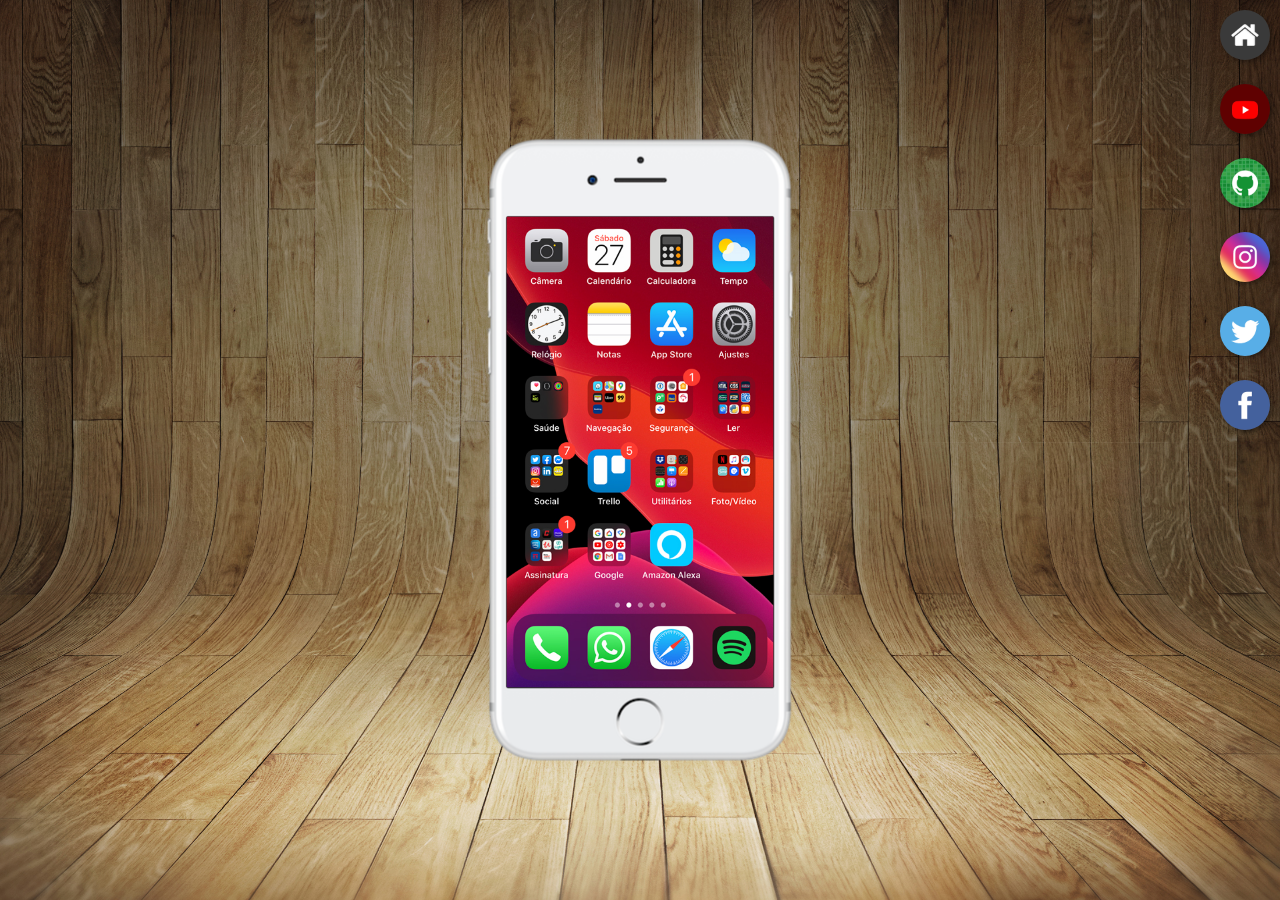
<file: index.html>
<!DOCTYPE html>
<html lang="pt-br">

<head>
    <meta charset="UTF-8">
    <meta name="viewport" content="width=device-width, initial-scale=1.0">
    <link rel="shortcut icon" href="favicon.ico" type="image/x-icon">
    <link rel="stylesheet" href="estilos/style.css">
    <title>Projeto Redes Sociais</title>
</head>

<body>
    <main>
        <section id="telefone">
            <iframe name="tela" id="tela" src="home.html" frameborder="0">
                Seu navegador não tem suporte para isso.
            </iframe>
        </section>

        <section id="redes-sociais">
            <a href="home.html" target="tela"><img src="imagens/logo-home.jpg" alt="Home"></a><br>
            <a href="youtube.html" target="tela"><img src="imagens/logo-youtube.jpg" alt="YouTube"></a><br>
            <a href="github.html" target="tela"><img src="imagens/logo-github.jpg" alt="Github"></a><br>
            <a href="instagram.html" target="tela"><img src="imagens/logo-instagram.jpg" alt="Instagram"></a><br>
            <a href="twitter.html" target="tela"><img src="imagens/logo-twitter.jpg" alt="X"></a><br>
            <a href="facebook.html" target="tela"><img src="imagens/logo-facebook.jpg" alt="Facebook"></a>
        </section>
    </main>
</body>

</html>
</file>
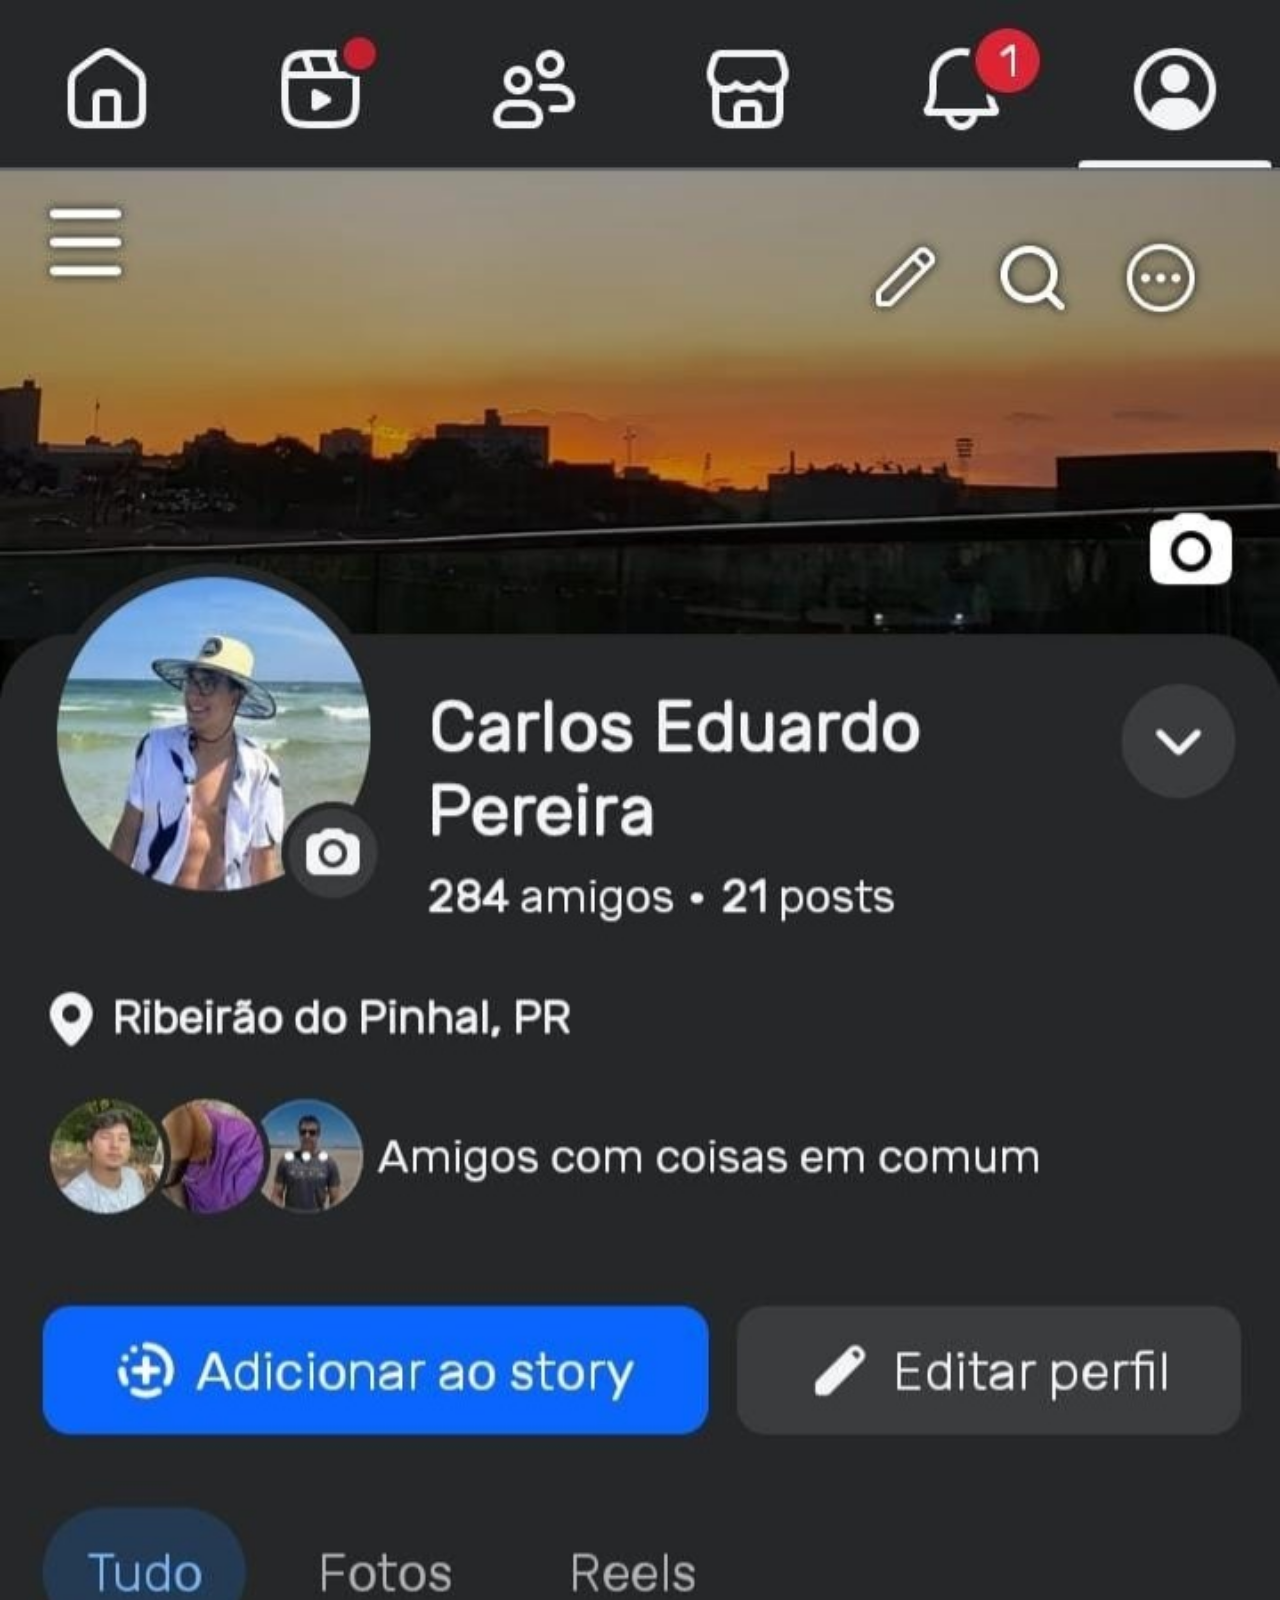
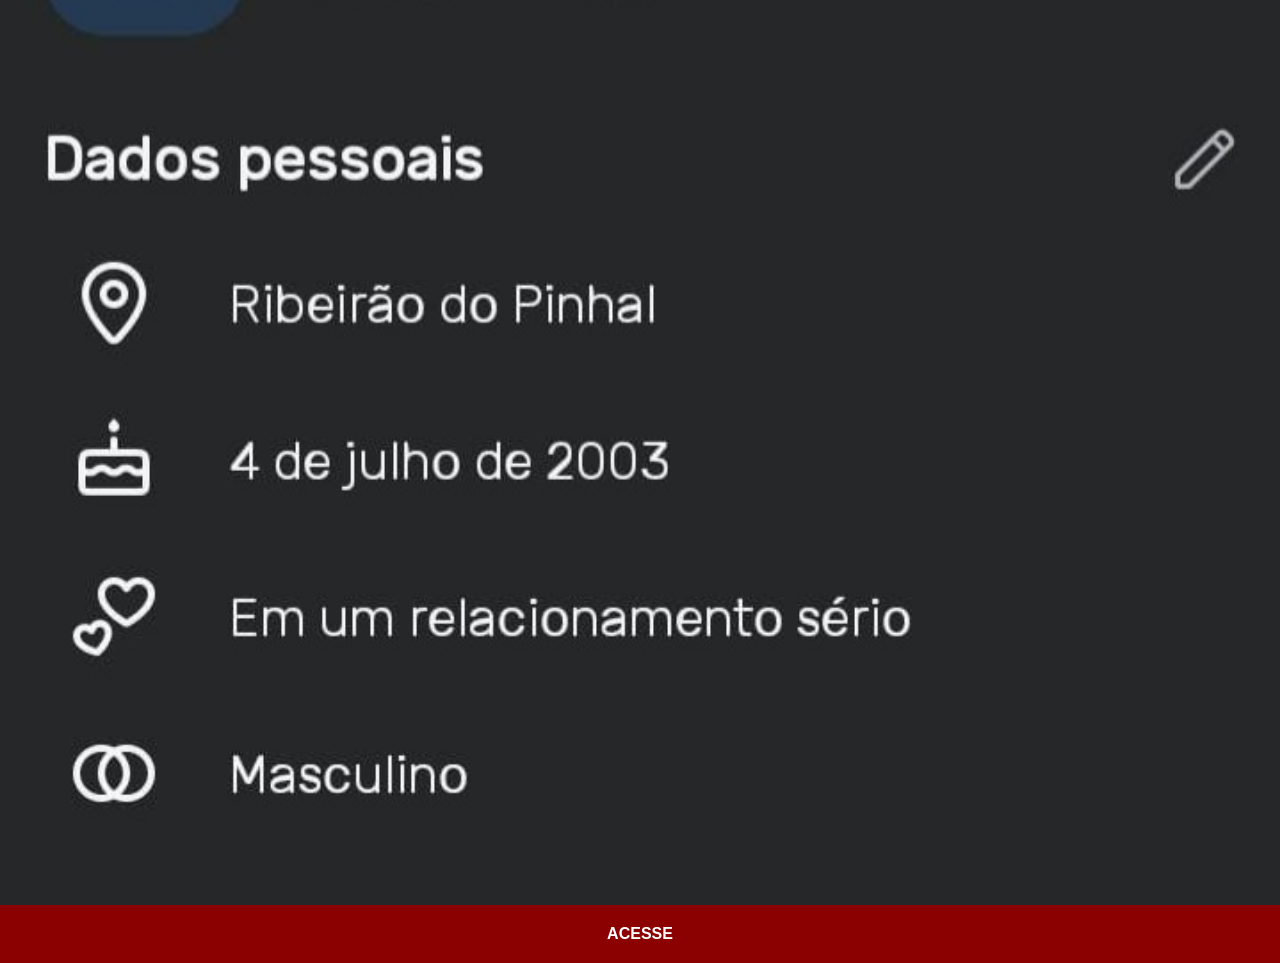
<file: facebook.html>
<!DOCTYPE html>
<html lang="pt-br">
<head>
    <meta charset="UTF-8">
    <meta name="viewport" content="width=device-width, initial-scale=1.0">
    <title>Facebook</title>
    <link rel="stylesheet" href="estilos/social.css">
</head>
<body>
    <img src="imagens/tela-facebook.jpeg" alt="Facebook">
    <a href="https://www.facebook.com/carloseduardo.pereira.73157203/" target="_blank">ACESSE</a>
</body>
</html>
</file>
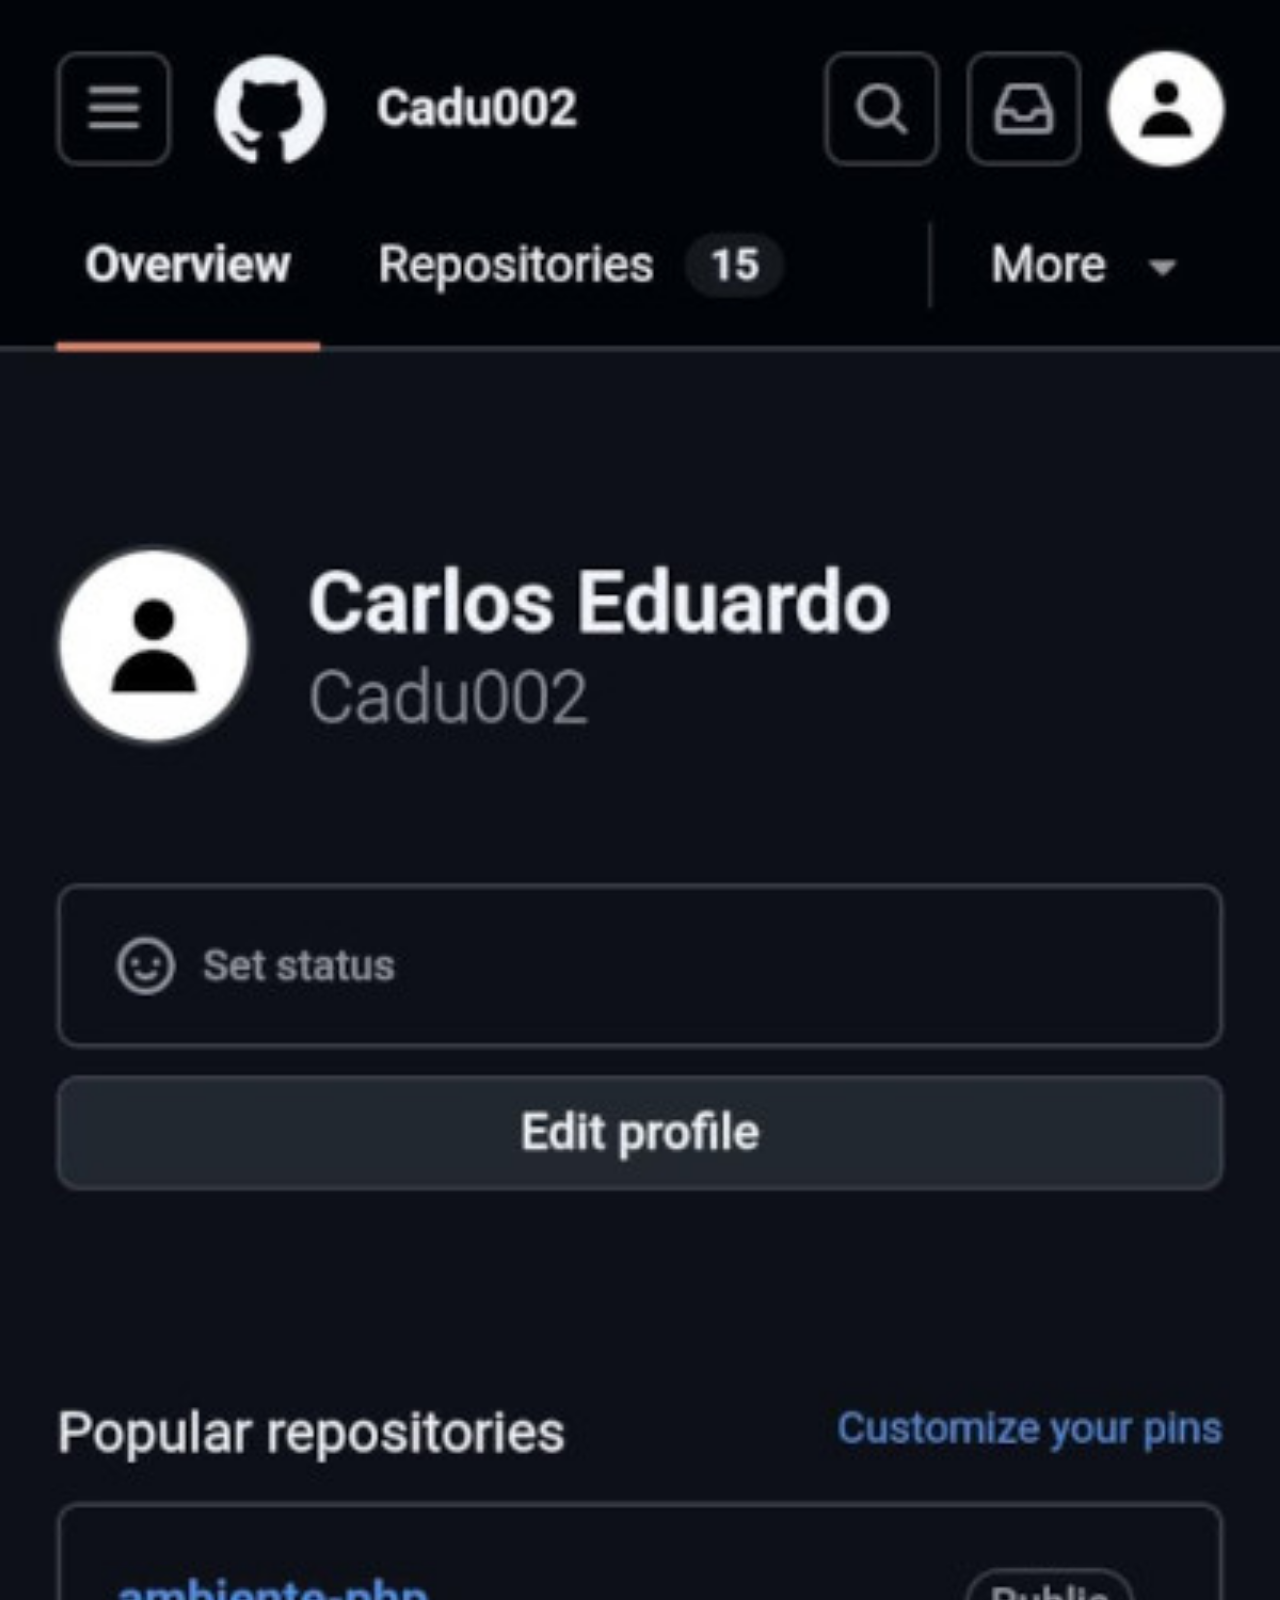
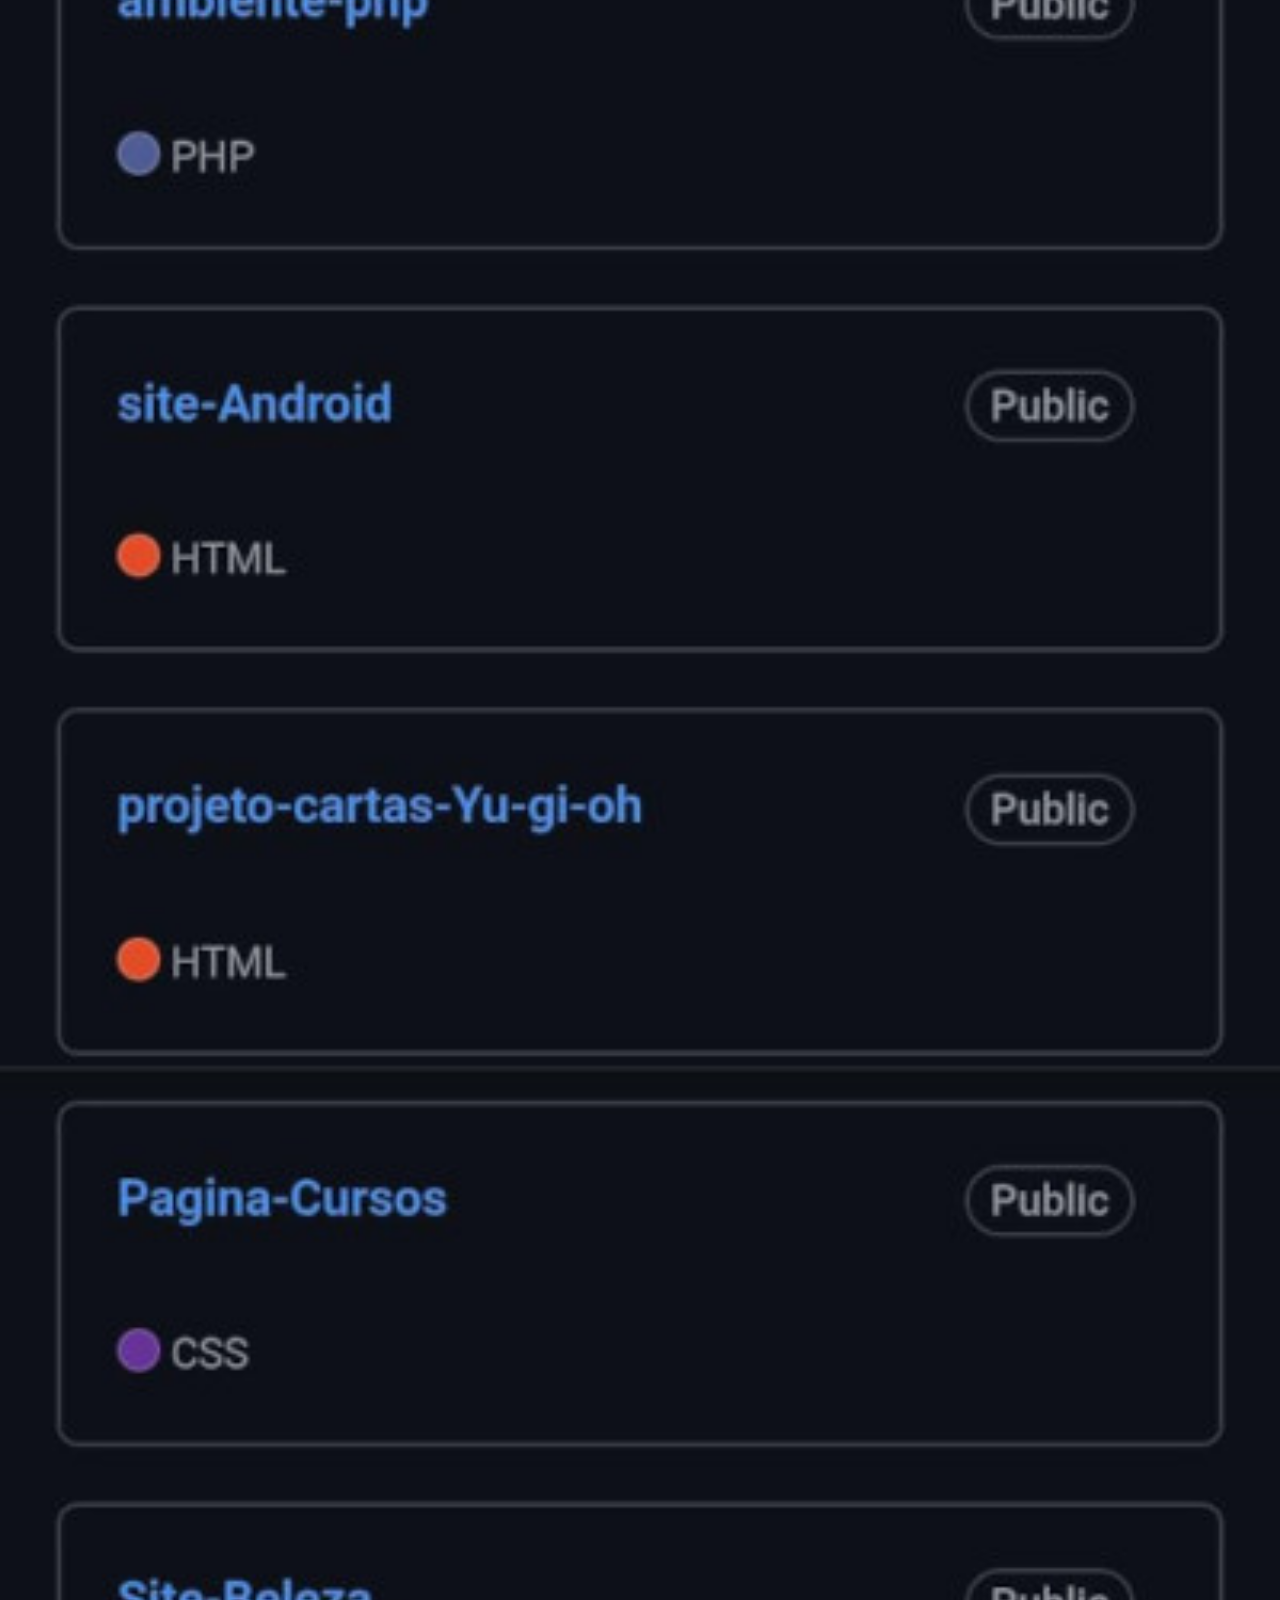
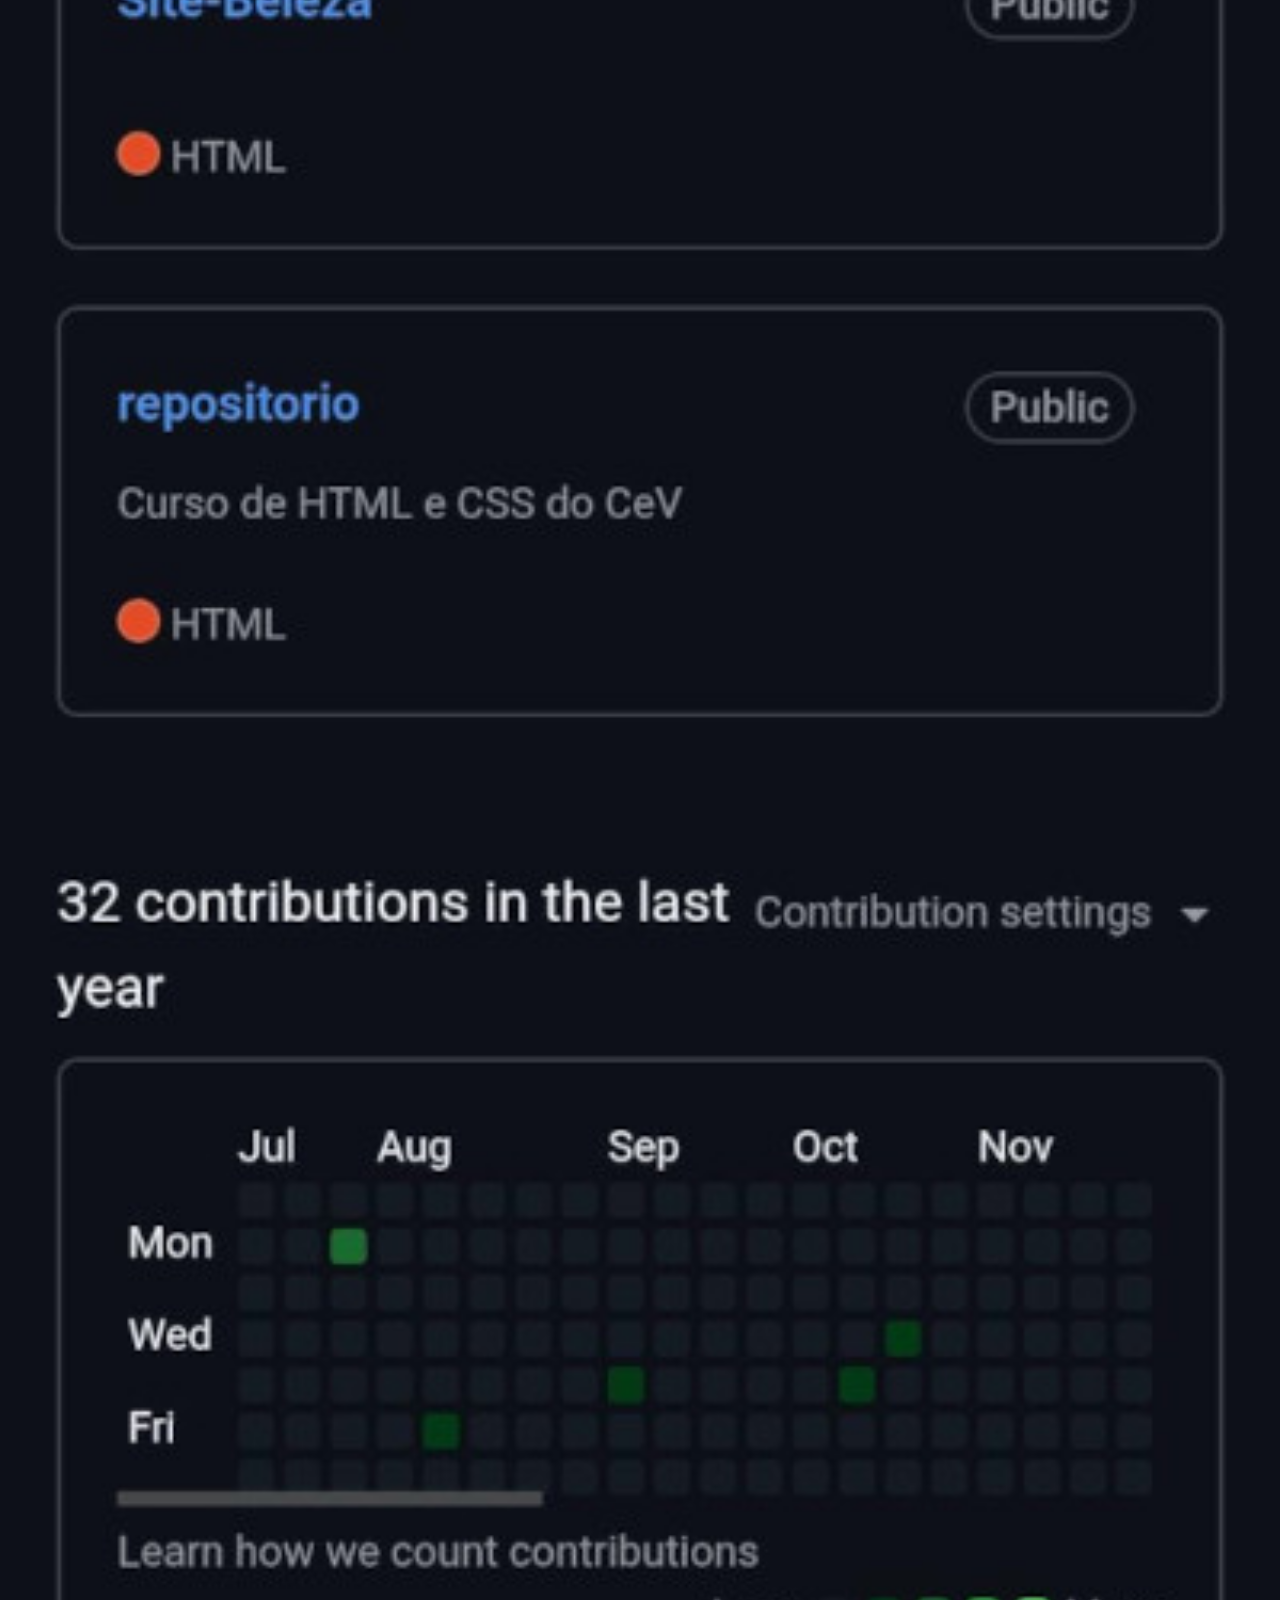
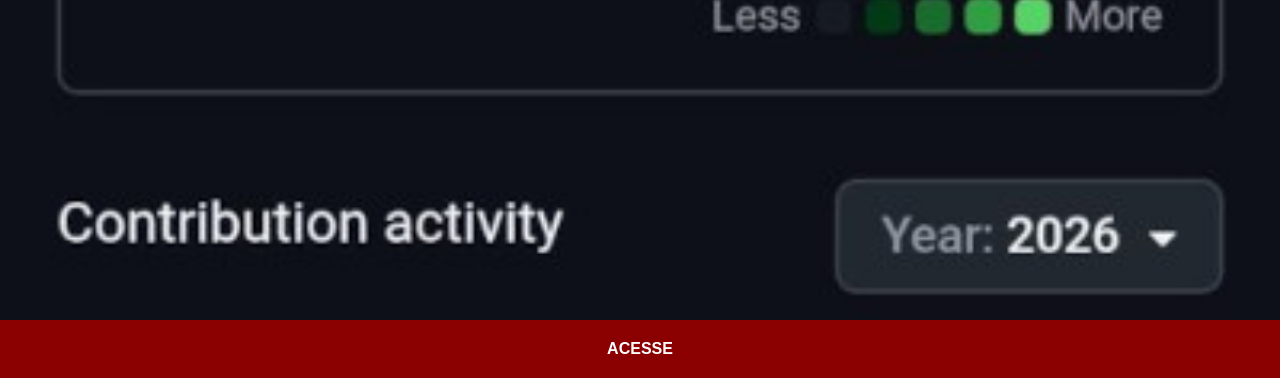
<file: github.html>
<!DOCTYPE html>
<html lang="pr-bt">
<head>
    <meta charset="UTF-8">
    <meta name="viewport" content="width=device-width, initial-scale=1.0">
    <title>Github</title>
    <link rel="stylesheet" href="estilos/social.css">
</head>
<body>
    <img src="imagens/tela-github.jpeg" alt="Github">
    <a href="https://github.com/Cadu002" target="_blank">ACESSE</a>
</body>
</html>
</file>
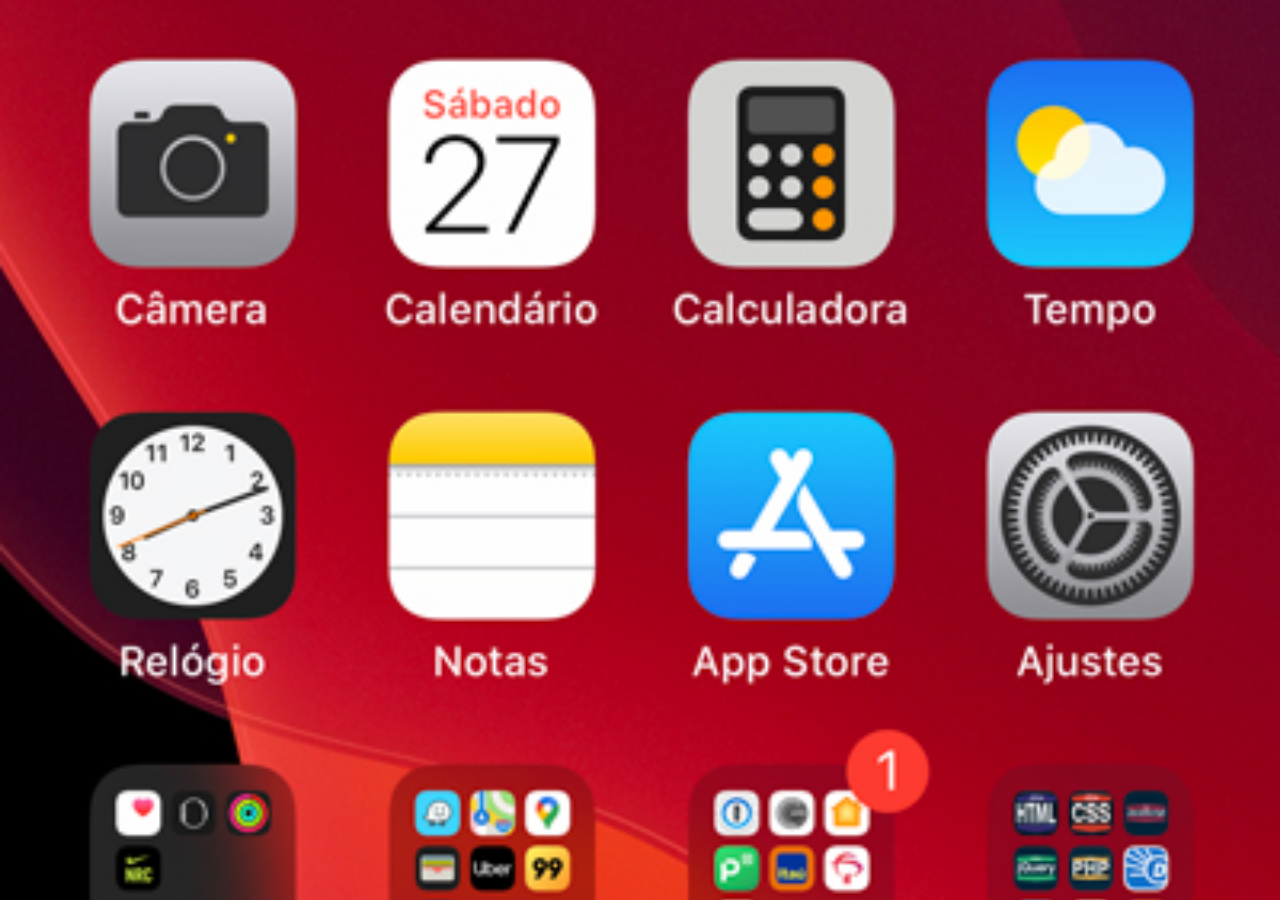
<file: home.html>
<!DOCTYPE html>
<html lang="pt-br">
<head>
    <meta charset="UTF-8">
    <meta name="viewport" content="width=device-width, initial-scale=1.0">
    <title>Home</title>
</head>
<style>
    *{
        margin: 0px;
        padding: 0px;
    }

    body{
        width: 100vw;
        height: 100vh;
        background: black url(imagens/tela-home.jpg) no-repeat top center;
        background-size: cover;
    }
</style>
<body>
    
</body>
</html>
</file>
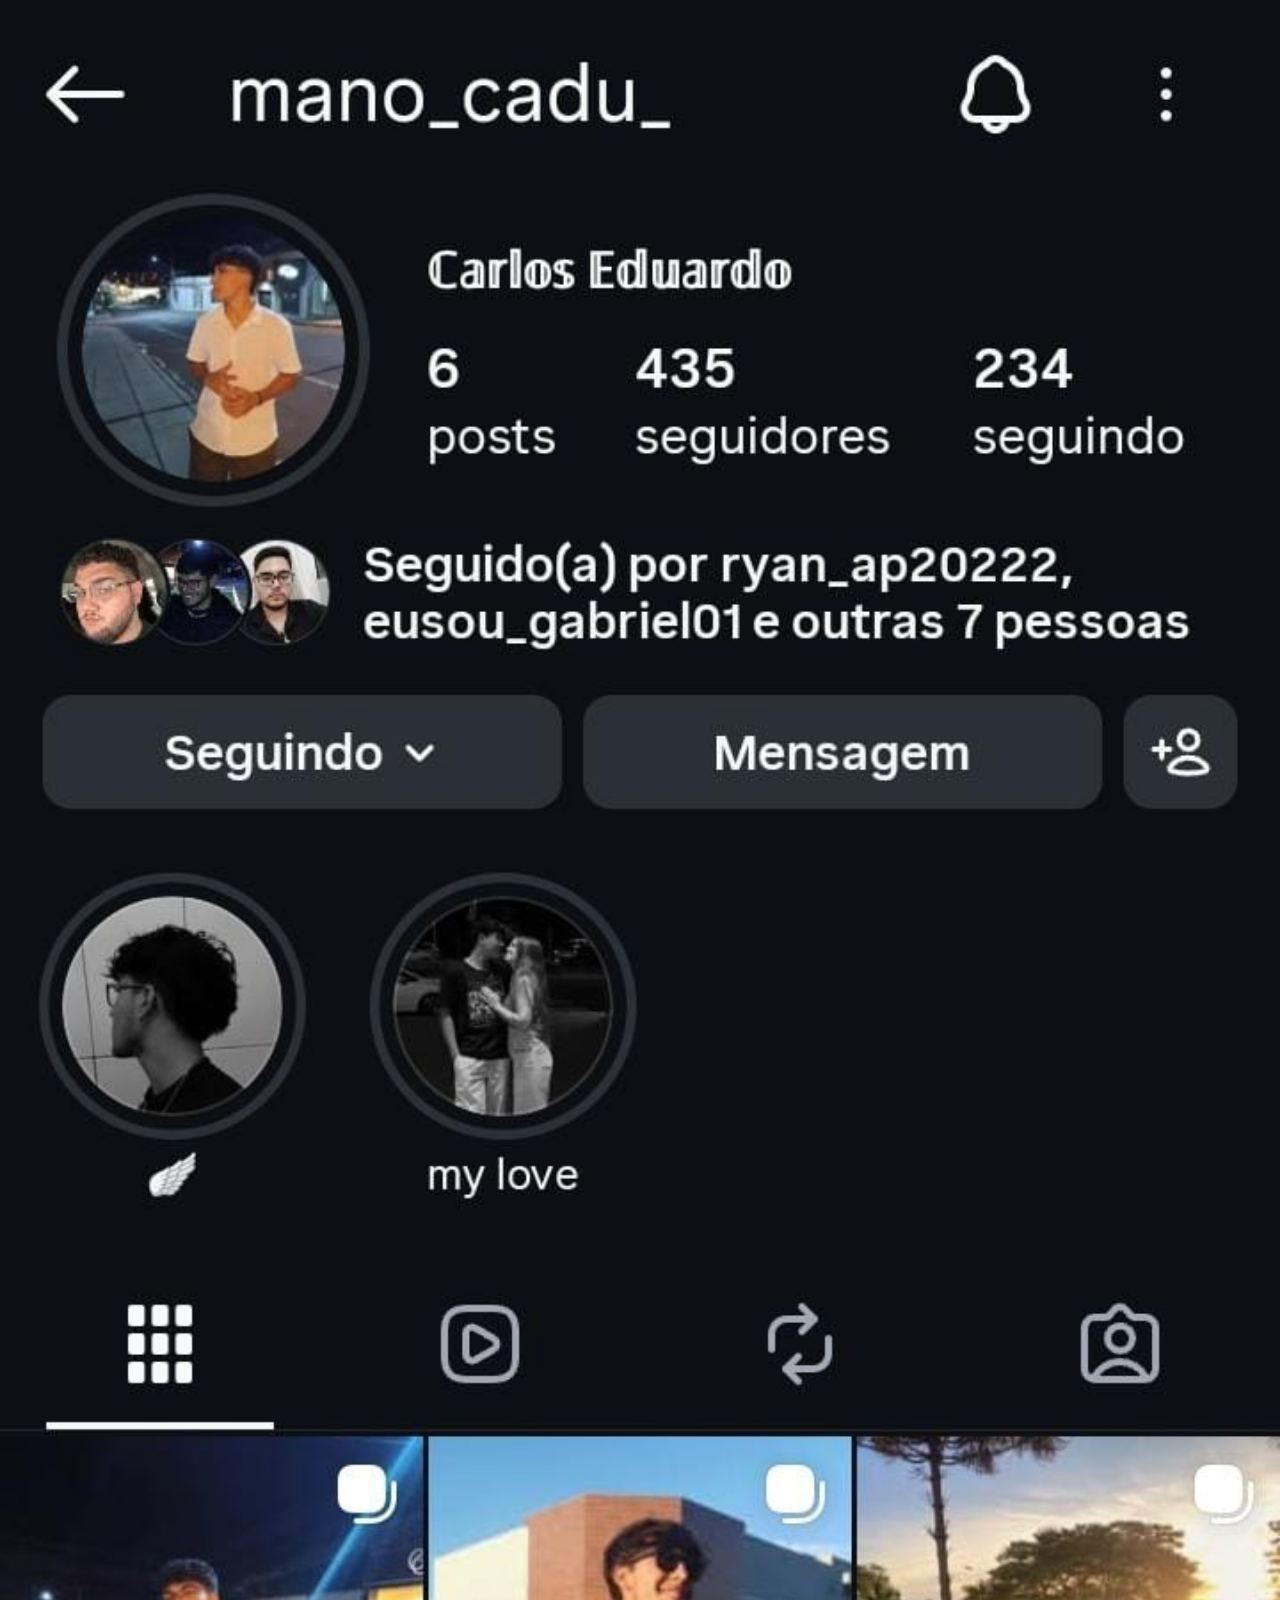
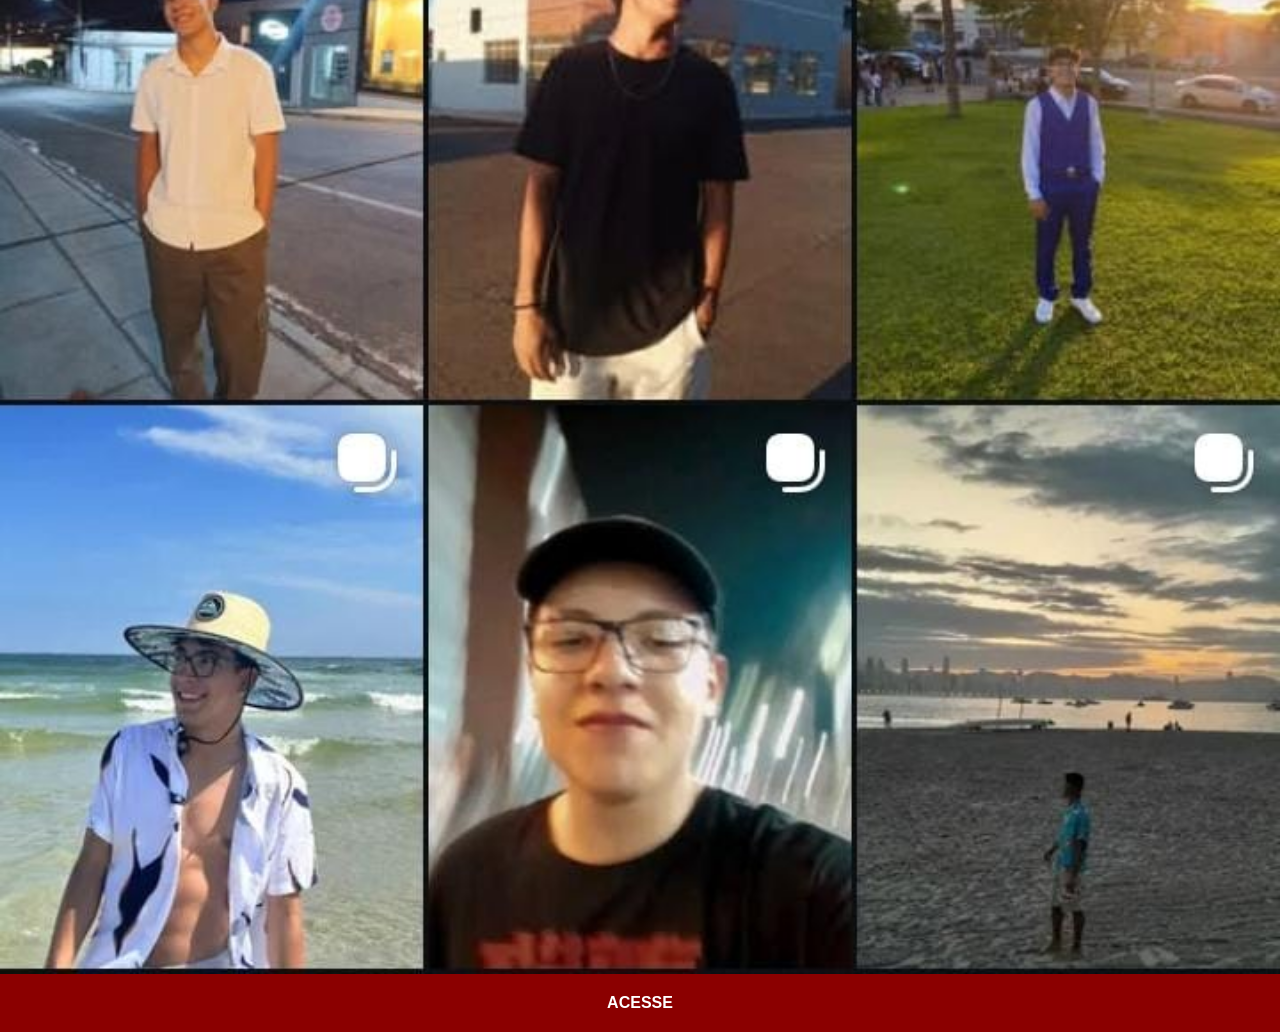
<file: instagram.html>
<!DOCTYPE html>
<html lang="pt-br">
<head>
    <meta charset="UTF-8">
    <meta name="viewport" content="width=device-width, initial-scale=1.0">
    <title>Instagram</title>
    <link rel="stylesheet" href="estilos/social.css">
</head>
<body>
    <img src="imagens/tela-insta.jpeg" alt="Instagram">
    <a href="https://www.instagram.com/mano_cadu_/" target="_blank">ACESSE</a>
</body>
</html>
</file>
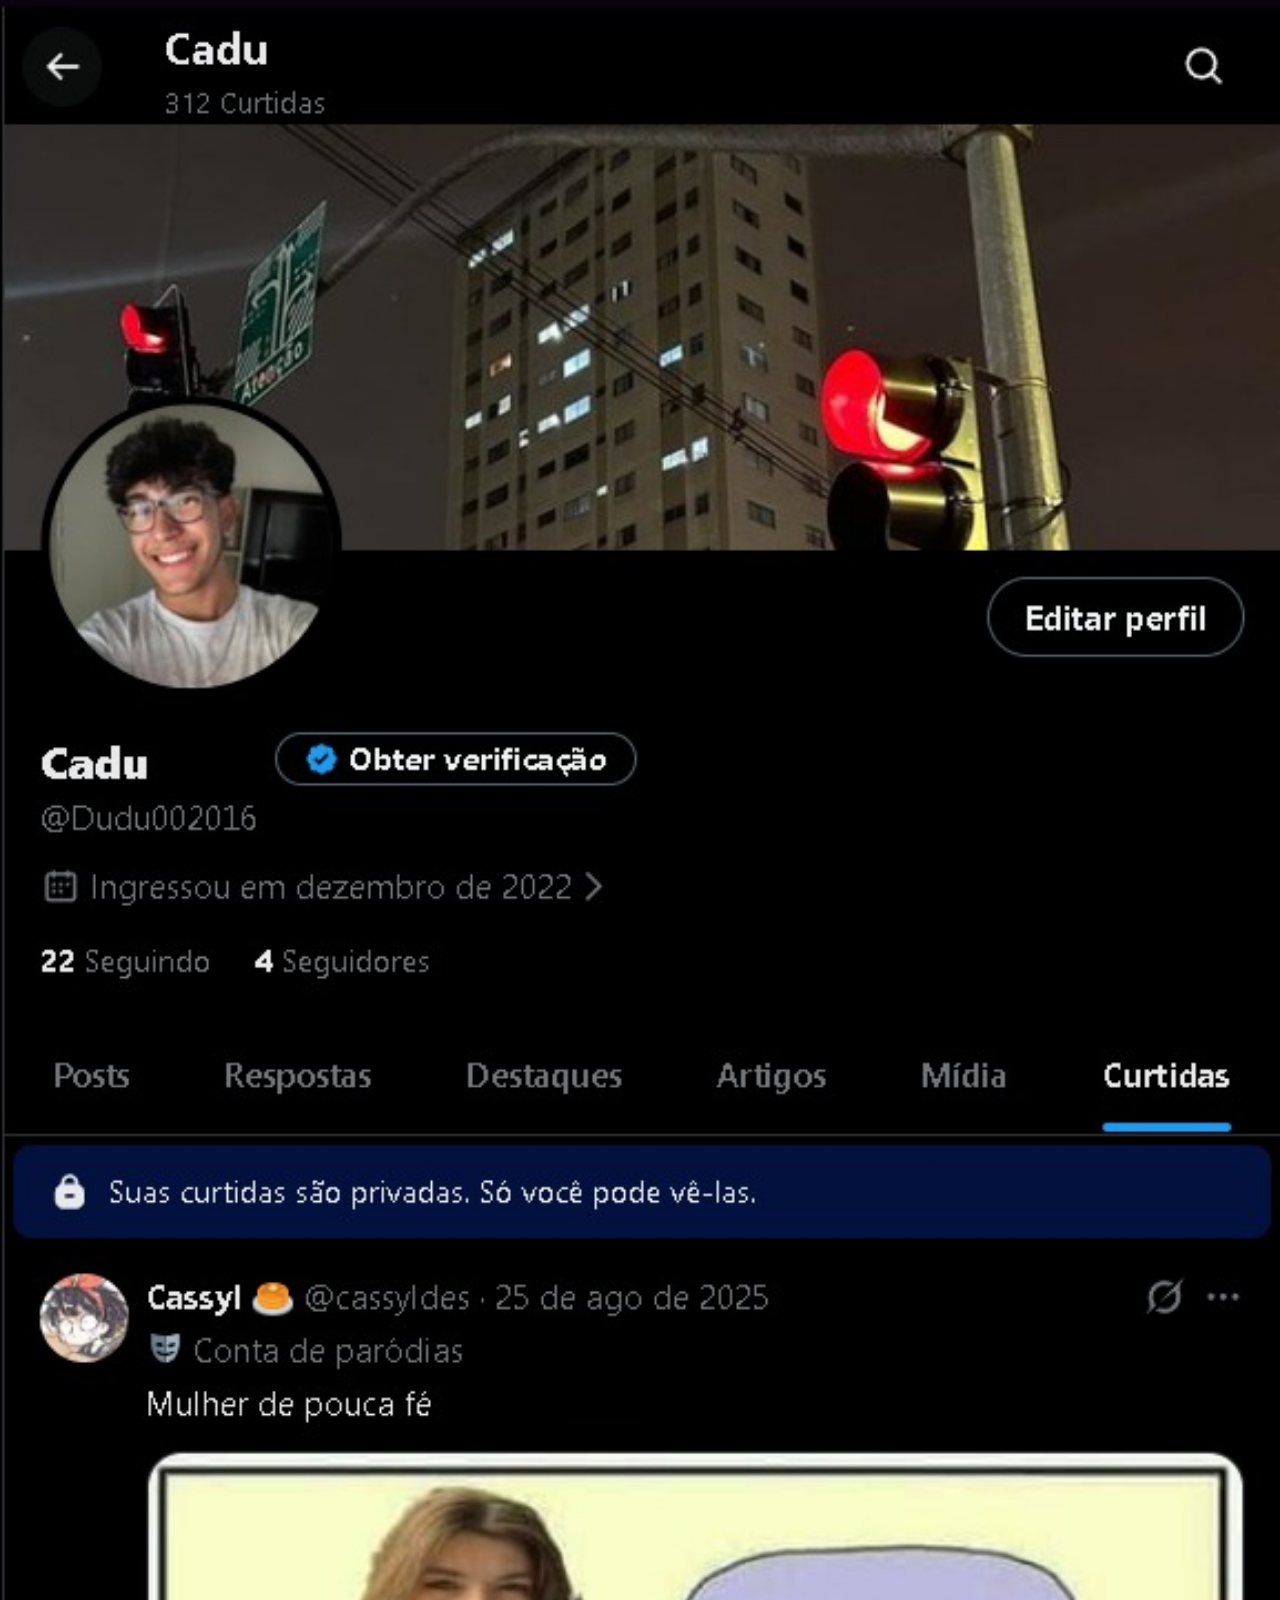
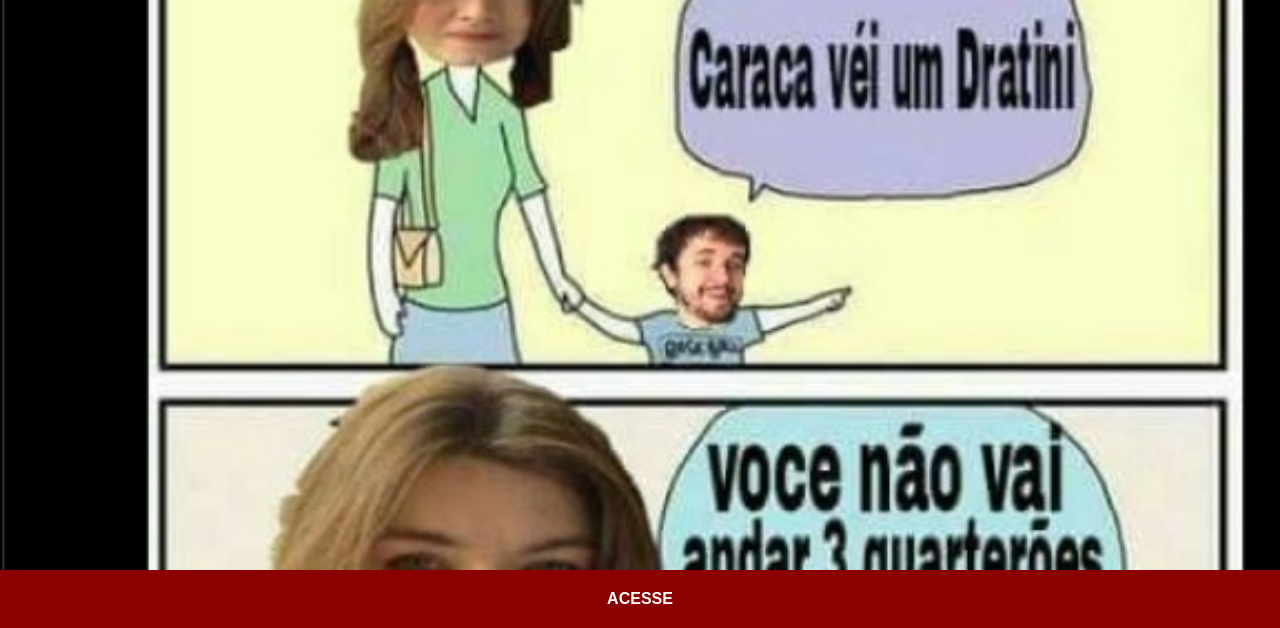
<file: twitter.html>
<!DOCTYPE html>
<html lang="pt-br">
<head>
    <meta charset="UTF-8">
    <meta name="viewport" content="width=device-width, initial-scale=1.0">
    <title>Twitter</title>
    <link rel="stylesheet" href="estilos/social.css">
</head>
<body>
    <img src="imagens/tela-twitter.jpeg" alt="Twitter">
    <a href="https://x.com/Dudu002016" target="_blank">ACESSE</a>
</body>
</html>
</file>
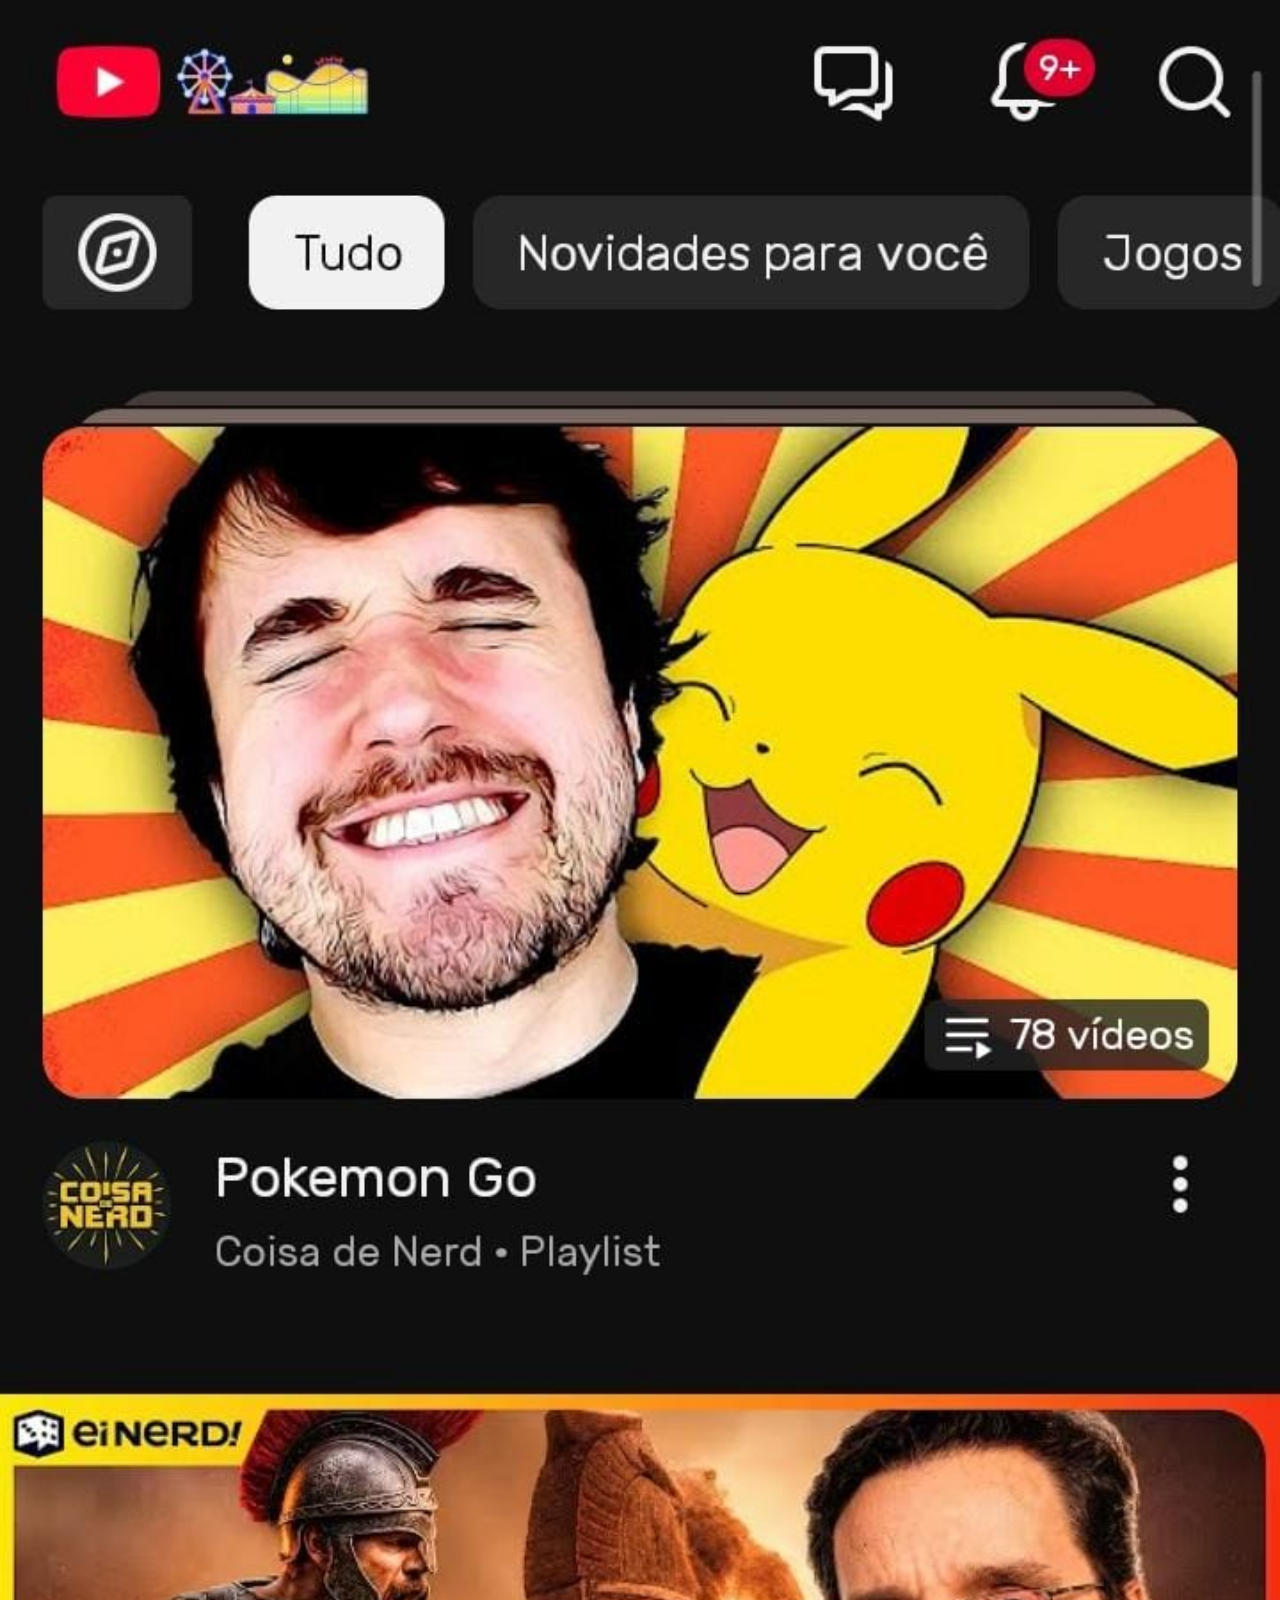
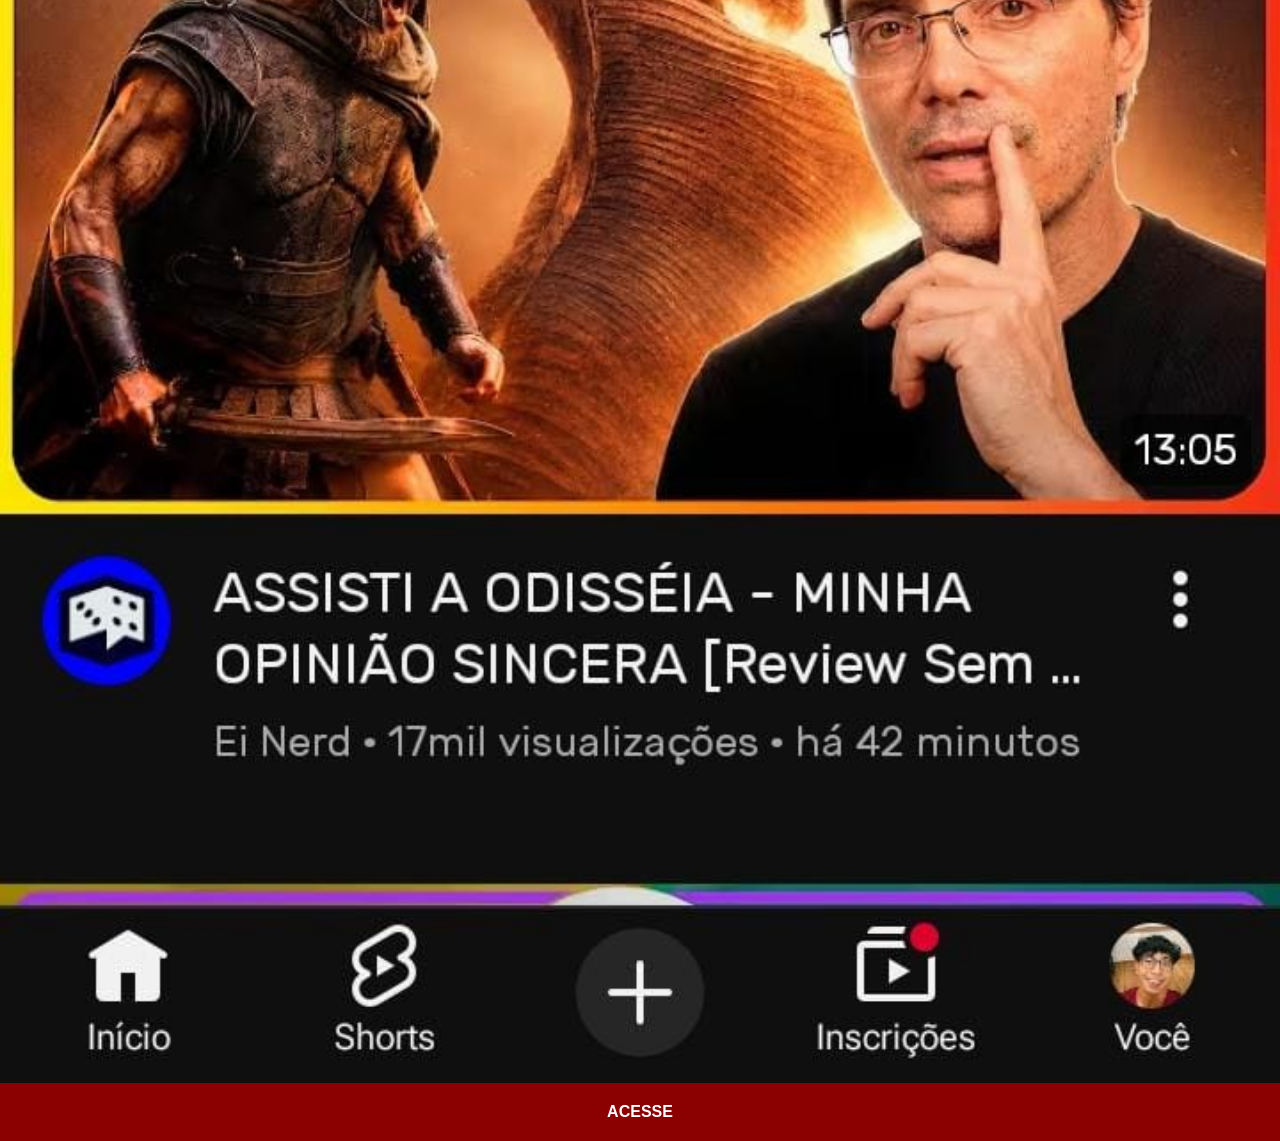
<file: youtube.html>
<!DOCTYPE html>
<html lang="pt-br">
<head>
    <meta charset="UTF-8">
    <meta name="viewport" content="width=device-width, initial-scale=1.0">
    <title>YouTube</title>
    <link rel="stylesheet" href="estilos/social.css">
</head>
<body>
    <img src="imagens/tela-youtube.jpeg" alt="YouTube">
    <a href="https://www.youtube.com" target="_blank">ACESSE</a>
</body>
</html>
</file>
<file: estilos/style.css>
@charset "UTF-8";

*{
    margin: 0px;
    padding: 0px;
    font-family: Arial, Helvetica, sans-serif;
}

html, body{
    height: 100vh;
    width: 100vw;
    background-color: black;
}

body{
    background: url(../imagens/fundo-madeira.jpg) no-repeat top center;
    background-size: cover;
    background-attachment: fixed;
}

main{
    position: relative;
    height: 100vh;
}

section#telefone{
    position: absolute;
    top: 50%;
    left: 50%;
    transform: translate(-50%, -50%);
    height: 627px;
    width: 311px;
    background: url(../imagens/frame-iphone.png) no-repeat;
}

iframe#tela{
    position: relative;
    top: 80px;
    left: 22px;
    width: 267px;
    height: 471px;
}

section#redes-sociais{
    text-align: right;
}

section#redes-sociais > a > img{
    width: 50px;
    margin: 10px;
    border-radius: 50%;
    box-shadow: 2px 2px 5px rgba(0, 0, 0, 0.400);
    box-sizing: border-box;
}

section#redes-sociais img:hover{
    border: 2px solid rgba(255, 255, 255, 0.637);
    transform: translate(-2px, -2px);
    box-shadow: 5px 5px 10px rgba(0, 0, 0, 0.623);
    transition: transform .3s, border .8s;
}
</file>
<file: estilos/social.css>
@charset "UTF-8";

* {
    margin: 0px;
    padding: 0px;
    font-family: Arial, Helvetica, sans-serif;
}

::-webkit-scrollbar {
    width: 0px;
    height: 0px;
}

img {
    width: 100vw;
    height: auto;
    display: block;
}

a {
    display: block;
    background-color: darkred;
    color: white;
    padding: 20px;
    text-align: center;
    font-weight: bolder;
    text-decoration: none;
}

a:hover {
    background-color: red;
}
</file>
